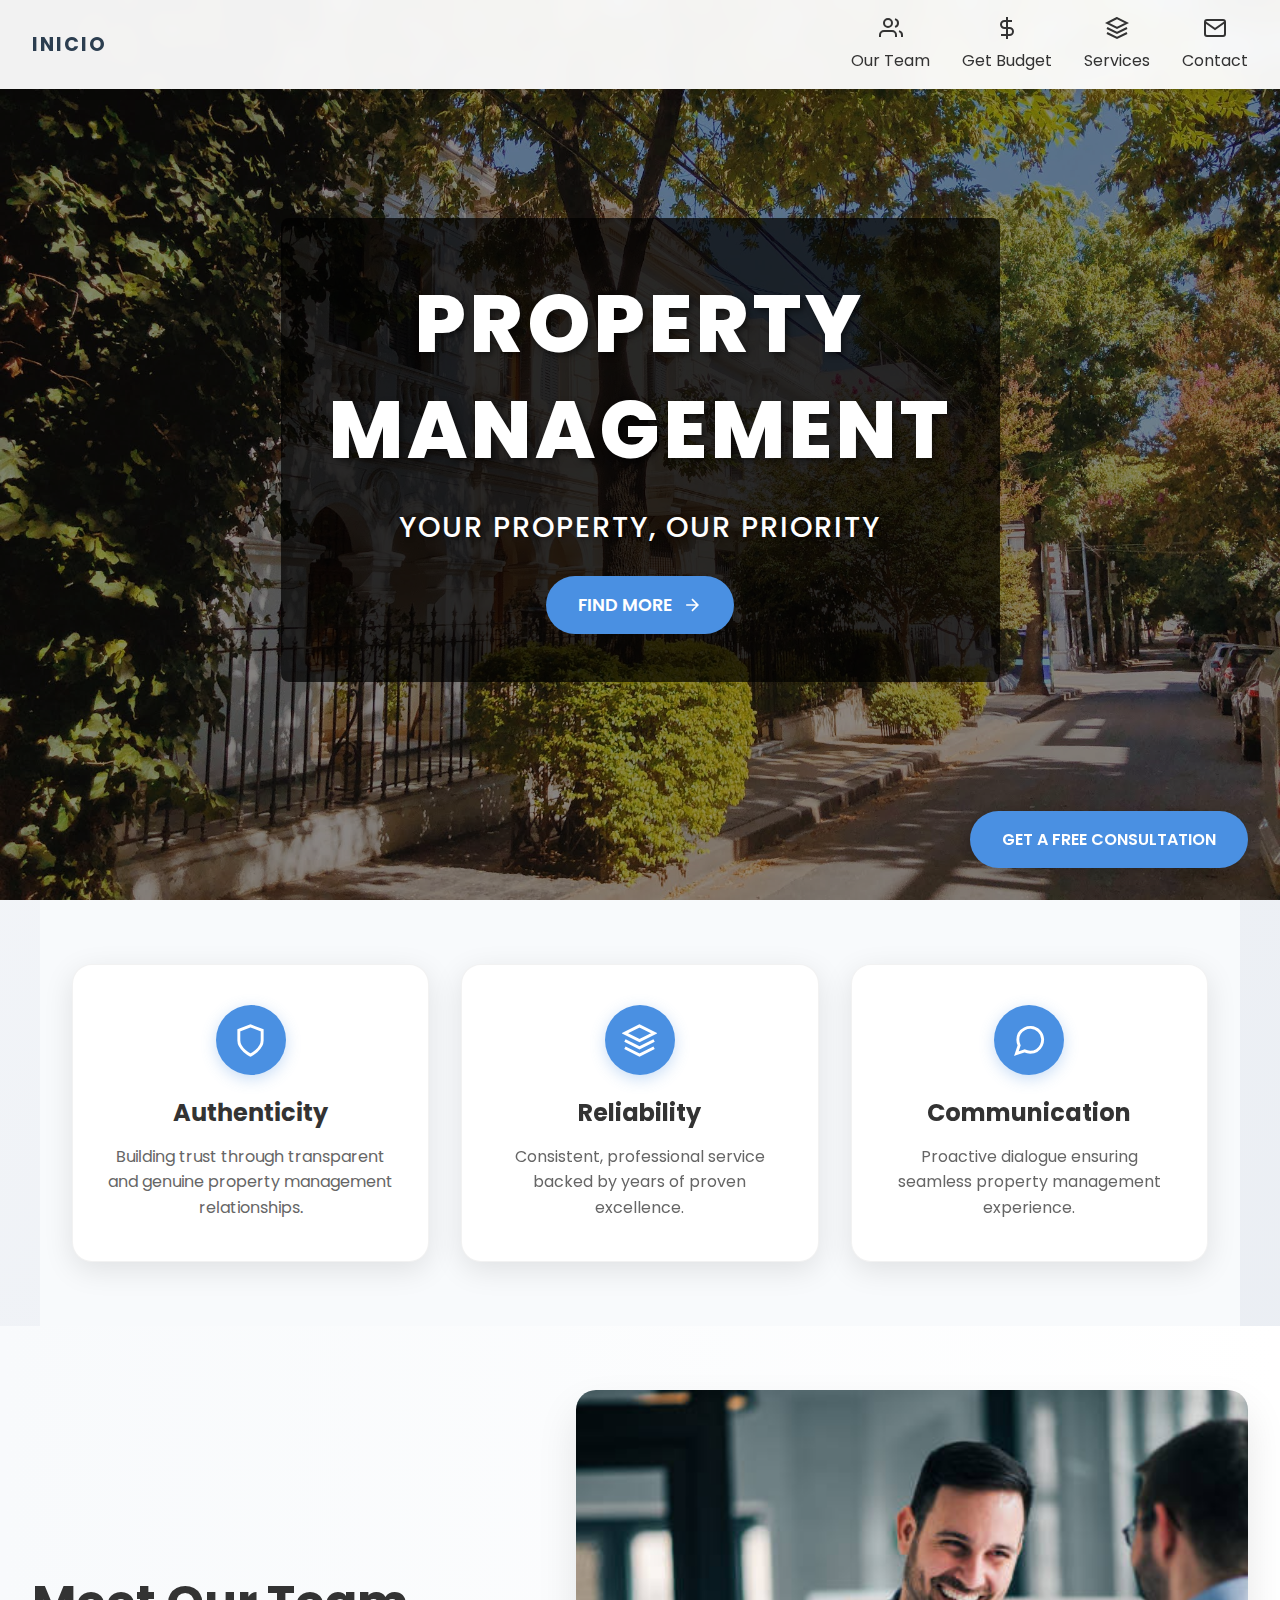
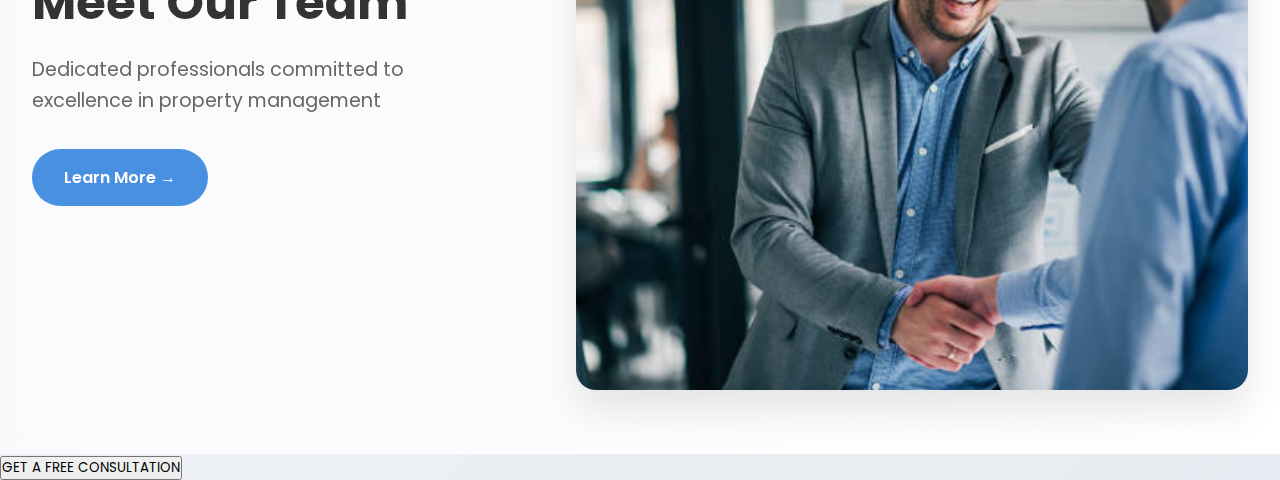
<file: index.html>
<!DOCTYPE html>
<html lang="en">
<head>
    <meta charset="UTF-8">
    <meta name="viewport" content="width=device-width, initial-scale=1.0">
    <title>Property Management Services</title>
    <link rel="stylesheet" href="styles.css">
    <link href="https://fonts.googleapis.com/css2?family=Poppins:wght@400;500;600;700&display=swap" rel="stylesheet">
</head>
<body>
    <!-- Navigation -->
    <nav class="top-nav">
        <a href="index.html" class="logo">INICIO</a>
        <div class="nav-items">
            <a href="team.html" class="nav-item">
                <div class="nav-icon">
                    <svg viewBox="0 0 24 24" class="nav-svg">
                        <path d="M17 21v-2a4 4 0 0 0-4-4H5a4 4 0 0 0-4 4v2"/>
                        <circle cx="9" cy="7" r="4"/>
                        <path d="M23 21v-2a4 4 0 0 0-3-3.87"/>
                        <path d="M16 3.13a4 4 0 0 1 0 7.75"/>
                    </svg>
                </div>
                <span>Our Team</span>
            </a>
            <a href="budget.html" class="nav-item">
                <div class="nav-icon">
                    <svg viewBox="0 0 24 24" class="nav-svg">
                        <path d="M12 1v22M17 5H9.5a3.5 3.5 0 0 0 0 7h5a3.5 3.5 0 0 1 0 7H6"/>
                    </svg>
                </div>
                <span>Get Budget</span>
            </a>
            <a href="services.html" class="nav-item">
                <div class="nav-icon">
                    <svg viewBox="0 0 24 24" class="nav-svg">
                        <path d="M12 2L2 7l10 5 10-5-10-5zM2 17l10 5 10-5M2 12l10 5 10-5"/>
                    </svg>
                </div>
                <span>Services</span>
            </a>
            <a href="contact.html" class="nav-item">
                <div class="nav-icon">
                    <svg viewBox="0 0 24 24" class="nav-svg">
                        <path d="M4 4h16c1.1 0 2 .9 2 2v12c0 1.1-.9 2-2 2H4c-1.1 0-2-.9-2-2V6c0-1.1.9-2 2-2z"/>
                        <polyline points="22,6 12,13 2,6"/>
                    </svg>
                </div>
                <span>Contact</span>
            </a>
        </div>
    </nav>

    <!-- Hero Section with background image -->
    <header class="hero" style="background-image: url('images/property-bg.jpg');">
        <div class="hero-overlay"></div>
        <div class="hero-content">
            <div class="title-container">
                <h1>
                    <span class="hero-text">PROPERTY</span>
                    <span class="hero-text">MANAGEMENT</span>
                </h1>
                <h2 class="hero-tagline">YOUR PROPERTY, OUR PRIORITY</h2>
                <a href="services.html" class="hero-button">
                    FIND MORE
                    <svg class="button-arrow" viewBox="0 0 24 24">
                        <path d="M5 12h14M12 5l7 7-7 7"/>
                    </svg>
                </a>
            </div>
        </div>
    </header>

    <!-- Values Section -->
    <section class="values-section">
        <div class="values-container">
            <div class="value-item">
                <div class="value-icon-wrapper">
                    <svg viewBox="0 0 24 24" fill="none" stroke="currentColor">
                        <path d="M12 22s8-4 8-10V5l-8-3-8 3v7c0 6 8 10 8 10z"/>
                    </svg>
                </div>
                <h3>Authenticity</h3>
                <p>Building trust through transparent and genuine property management relationships.</p>
            </div>
            
            <div class="value-item">
                <div class="value-icon-wrapper">
                    <svg viewBox="0 0 24 24" fill="none" stroke="currentColor">
                        <path d="M12 2L2 7l10 5 10-5-10-5zM2 17l10 5 10-5M2 12l10 5 10-5"/>
                    </svg>
                </div>
                <h3>Reliability</h3>
                <p>Consistent, professional service backed by years of proven excellence.</p>
            </div>
            
            <div class="value-item">
                <div class="value-icon-wrapper">
                    <svg viewBox="0 0 24 24" fill="none" stroke="currentColor">
                        <path d="M21 11.5a8.38 8.38 0 0 1-.9 3.8 8.5 8.5 0 0 1-7.6 4.7 8.38 8.38 0 0 1-3.8-.9L3 21l1.9-5.7a8.38 8.38 0 0 1-.9-3.8 8.5 8.5 0 0 1 4.7-7.6 8.38 8.38 0 0 1 3.8-.9h.5a8.48 8.48 0 0 1 8 8v.5z"/>
                    </svg>
                </div>
                <h3>Communication</h3>
                <p>Proactive dialogue ensuring seamless property management experience.</p>
            </div>
        </div>
    </section>

    <!-- Team Preview Section -->
    <section class="team-preview">
        <div class="team-content">
            <div class="team-text">
                <h2>Meet Our Team</h2>
                <p>Dedicated professionals committed to excellence in property management</p>
                <a href="team.html" class="team-link">Learn More →</a>
            </div>
            <div class="team-image">
                <img src="images/team-preview.jpg" alt="Property Management Team">
            </div>
        </div>
    </section>

    <!-- CTA Button -->
    <section class="cta">
        <button class="consultation-btn">GET A FREE CONSULTATION</button>
    </section>

    <!-- Floating Consultation Button -->
    <a href="budget.html" class="floating-cta">
        GET A FREE CONSULTATION
    </a>
</body>
</html>
</file>
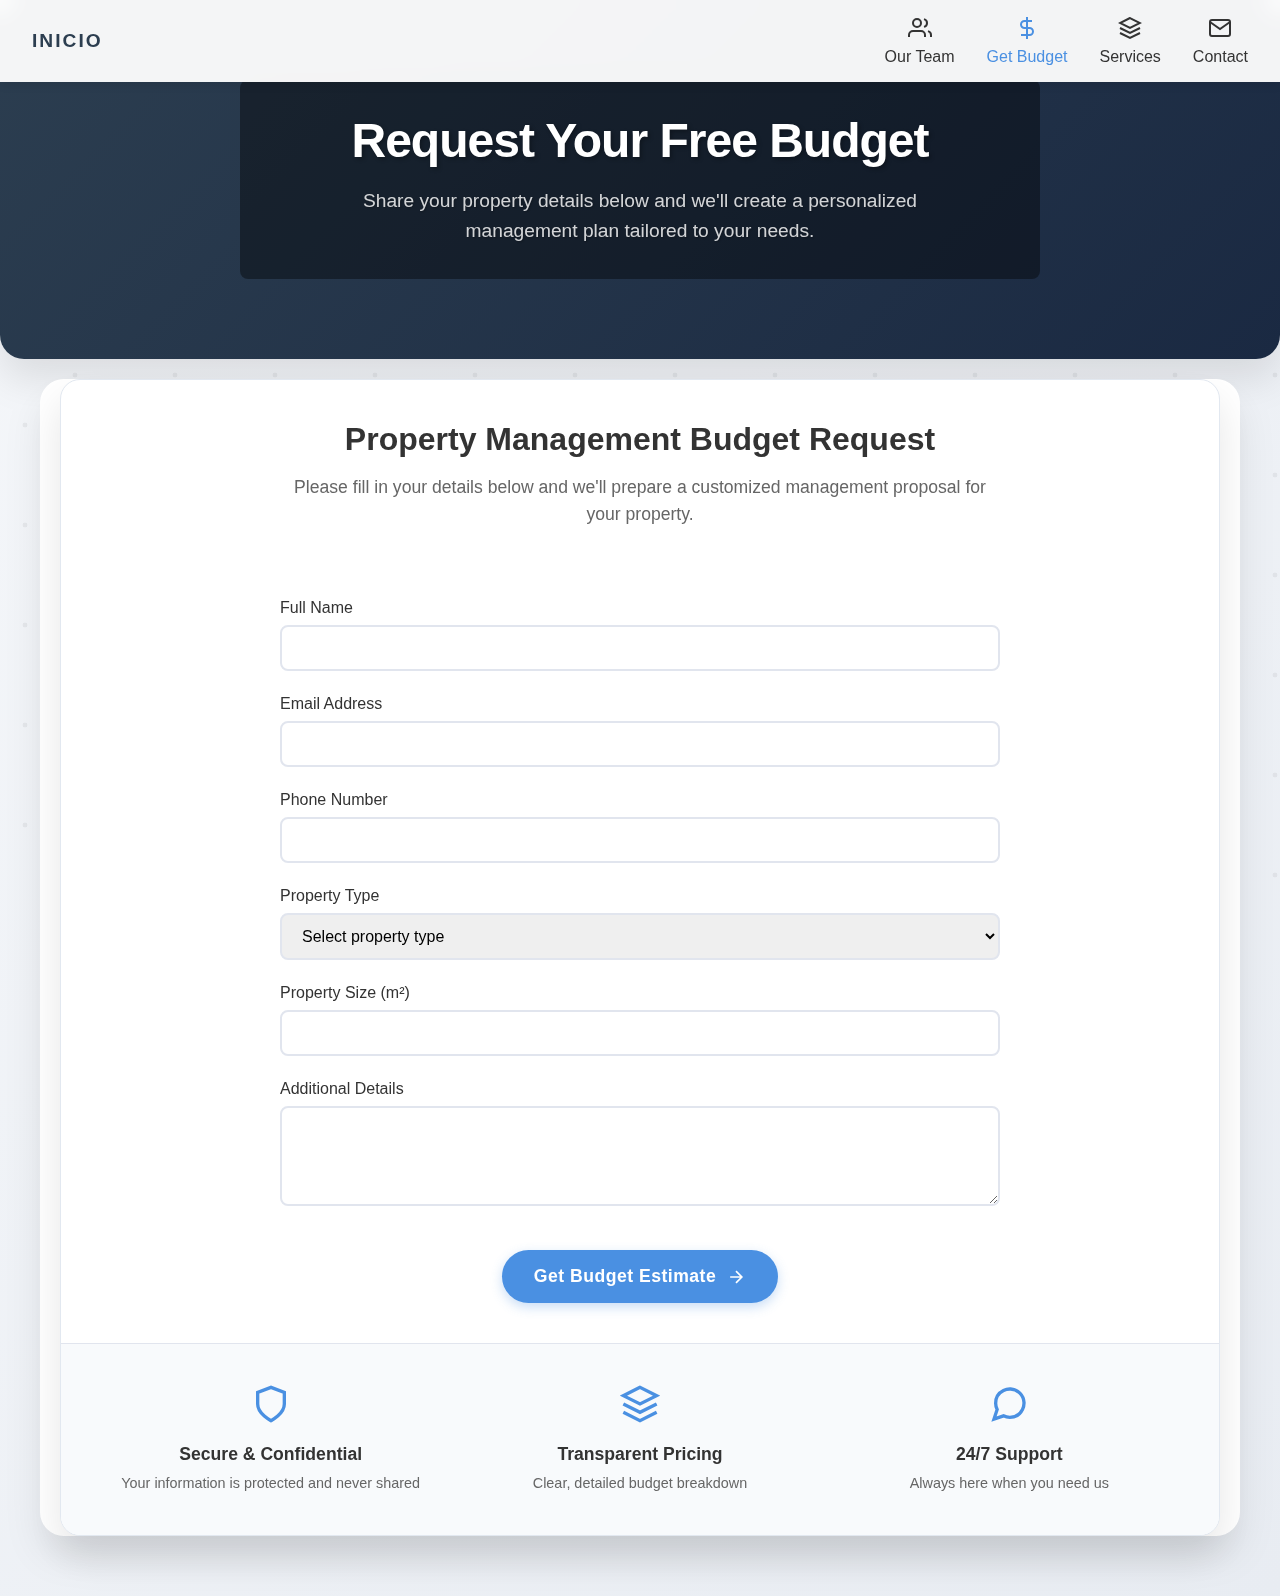
<file: budget.html>
<!DOCTYPE html>
<html lang="en">
<head>
    <meta charset="UTF-8">
    <meta name="viewport" content="width=device-width, initial-scale=1.0">
    <title>Get Your Property Management Budget</title>
    <link rel="stylesheet" href="styles.css">
</head>
<body>
    <!-- Navigation remains unchanged -->
    <nav class="top-nav">
        <a href="index.html" class="logo">INICIO</a>
        <div class="nav-items">
            <a href="team.html" class="nav-item">
                <div class="nav-icon">
                    <svg viewBox="0 0 24 24" class="nav-svg">
                        <path d="M17 21v-2a4 4 0 0 0-4-4H5a4 4 0 0 0-4 4v2"/>
                        <circle cx="9" cy="7" r="4"/>
                        <path d="M23 21v-2a4 4 0 0 0-3-3.87"/>
                        <path d="M16 3.13a4 4 0 0 1 0 7.75"/>
                    </svg>
                </div>
                <span>Our Team</span>
            </a>
            <a href="budget.html" class="nav-item active">
                <div class="nav-icon">
                    <svg viewBox="0 0 24 24" class="nav-svg">
                        <path d="M12 1v22M17 5H9.5a3.5 3.5 0 0 0 0 7h5a3.5 3.5 0 0 1 0 7H6"/>
                    </svg>
                </div>
                <span>Get Budget</span>
            </a>
            <a href="services.html" class="nav-item">
                <div class="nav-icon">
                    <svg viewBox="0 0 24 24" class="nav-svg">
                        <path d="M12 2L2 7l10 5 10-5-10-5zM2 17l10 5 10-5M2 12l10 5 10-5"/>
                    </svg>
                </div>
                <span>Services</span>
            </a>
            <a href="contact.html" class="nav-item">
                <div class="nav-icon">
                    <svg viewBox="0 0 24 24" class="nav-svg">
                        <path d="M4 4h16c1.1 0 2 .9 2 2v12c0 1.1-.9 2-2 2H4c-1.1 0-2-.9-2-2V6c0-1.1.9-2 2-2z"/>
                        <polyline points="22,6 12,13 2,6"/>
                    </svg>
                </div>
                <span>Contact</span>
            </a>
        </div>
    </nav>

    <!-- Contact Header -->
    <header class="contact-header">
        <div class="header-content">
            <h1>Request Your Free Budget</h1>
            <p>Share your property details below and we'll create a personalized management plan tailored to your needs.</p>
        </div>
    </header>

    <!-- Contact Form Section -->
    <div class="contact-container">
        <div class="contact-form-wrapper">
            <div class="form-header">
                <h2>Property Management Budget Request</h2>
                <p>Please fill in your details below and we'll prepare a customized management proposal for your property.</p>
            </div>
            
            <form class="contact-form" id="budgetForm">
                <div class="form-group">
                    <label for="name">Full Name</label>
                    <input type="text" id="name" name="name" required>
                </div>

                <div class="form-group">
                    <label for="email">Email Address</label>
                    <input type="email" id="email" name="email" required>
                </div>

                <div class="form-group">
                    <label for="phone">Phone Number</label>
                    <input type="tel" id="phone" name="phone" required>
                </div>

                <div class="form-group">
                    <label for="propertyType">Property Type</label>
                    <select id="propertyType" name="propertyType" required>
                        <option value="">Select property type</option>
                        <option value="residential">Residential</option>
                        <option value="commercial">Commercial</option>
                        <option value="mixed">Mixed Use</option>
                    </select>
                </div>

                <div class="form-group">
                    <label for="propertySize">Property Size (m²)</label>
                    <input type="number" id="propertySize" name="propertySize" required>
                </div>

                <div class="form-group">
                    <label for="message">Additional Details</label>
                    <textarea id="message" name="message" rows="4"></textarea>
                </div>

                <button type="submit" class="submit-btn">
                    Get Budget Estimate
                    <svg class="btn-icon" viewBox="0 0 24 24">
                        <path d="M5 12h14M12 5l7 7-7 7"/>
                    </svg>
                </button>
            </form>

            <!-- Trust Indicators -->
            <div class="trust-indicators">
                <div class="trust-item">
                    <svg class="trust-icon" viewBox="0 0 24 24">
                        <path d="M12 22s8-4 8-10V5l-8-3-8 3v7c0 6 8 10 8 10z"/>
                    </svg>
                    <h3>Secure & Confidential</h3>
                    <p>Your information is protected and never shared</p>
                </div>
                <div class="trust-item">
                    <svg class="trust-icon" viewBox="0 0 24 24">
                        <path d="M12 2L2 7l10 5 10-5-10-5zM2 17l10 5 10-5M2 12l10 5 10-5"/>
                    </svg>
                    <h3>Transparent Pricing</h3>
                    <p>Clear, detailed budget breakdown</p>
                </div>
                <div class="trust-item">
                    <svg class="trust-icon" viewBox="0 0 24 24">
                        <path d="M21 11.5a8.38 8.38 0 0 1-.9 3.8 8.5 8.5 0 0 1-7.6 4.7 8.38 8.38 0 0 1-3.8-.9L3 21l1.9-5.7a8.38 8.38 0 0 1-.9-3.8 8.5 8.5 0 0 1 4.7-7.6 8.38 8.38 0 0 1 3.8-.9h.5a8.48 8.48 0 0 1 8 8v.5z"/>
                    </svg>
                    <h3>24/7 Support</h3>
                    <p>Always here when you need us</p>
                </div>
            </div>
        </div>
    </div>
</body>
</html>
</file>
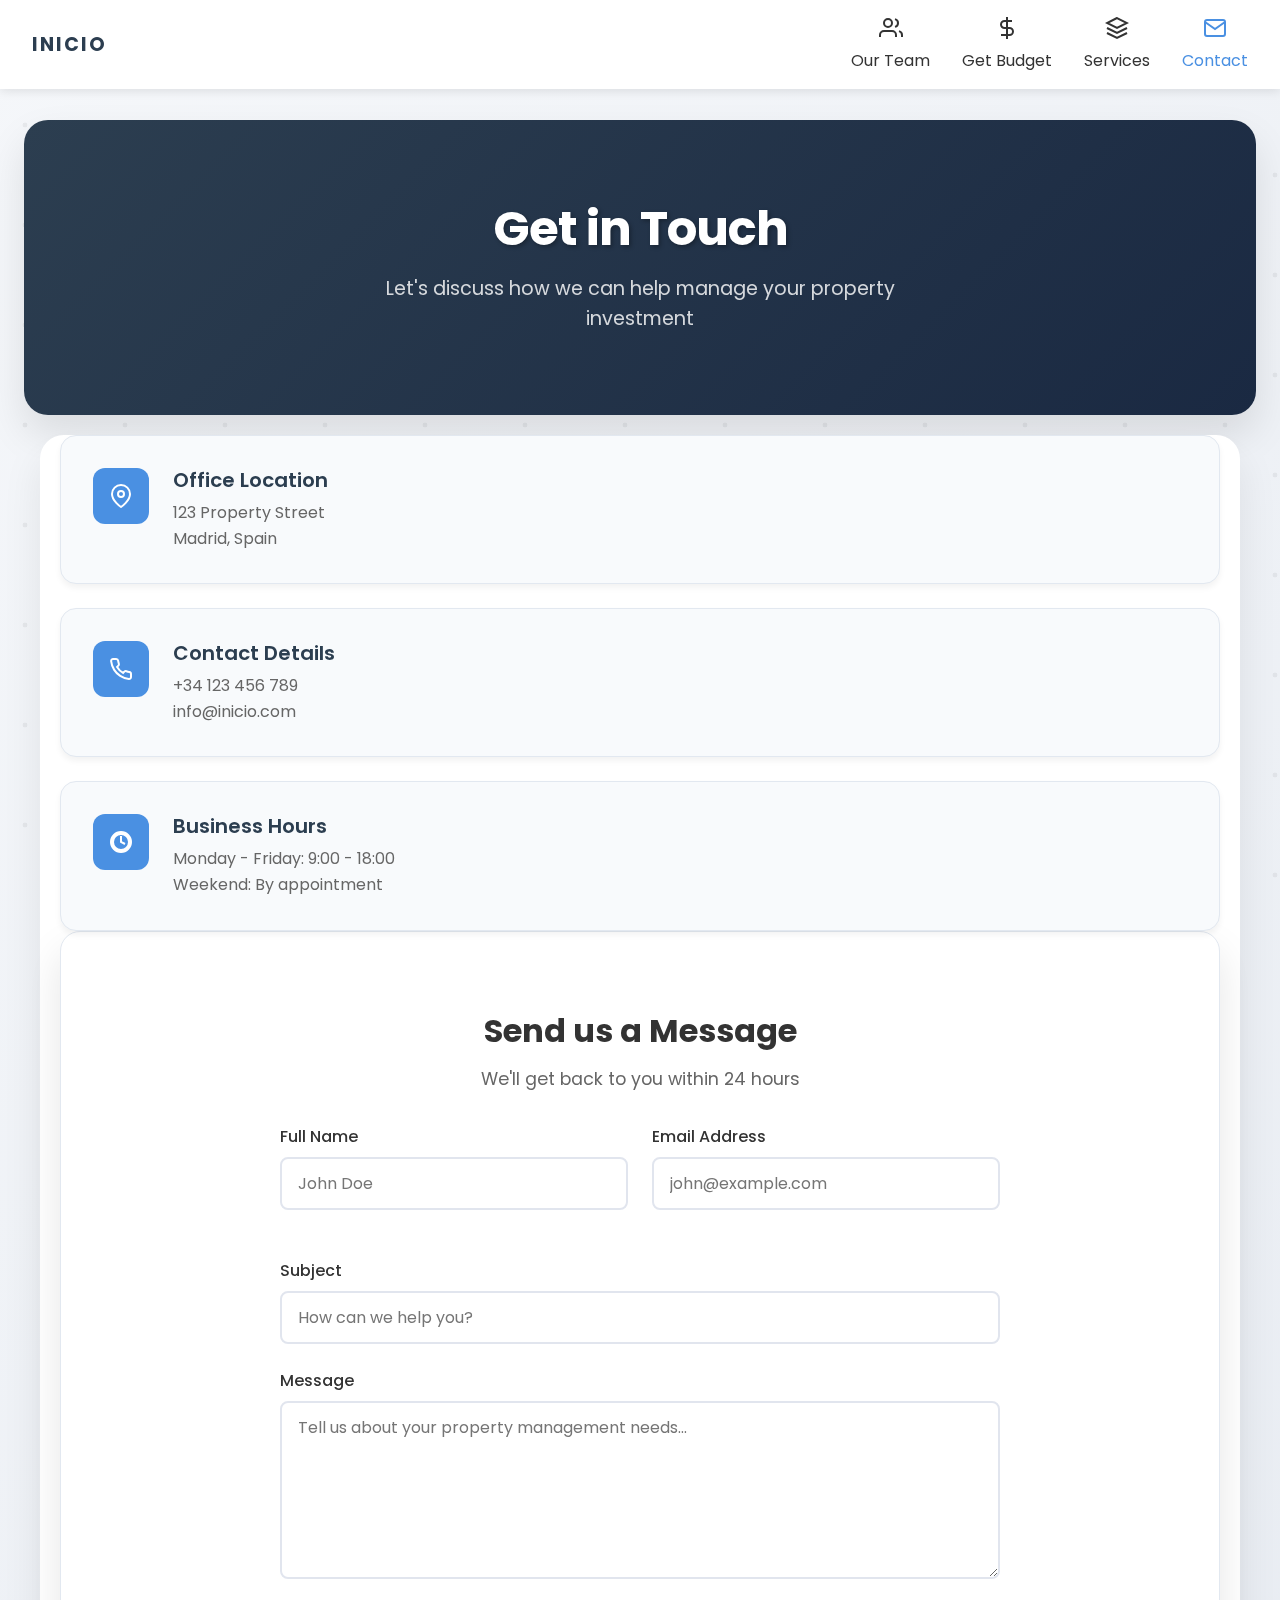
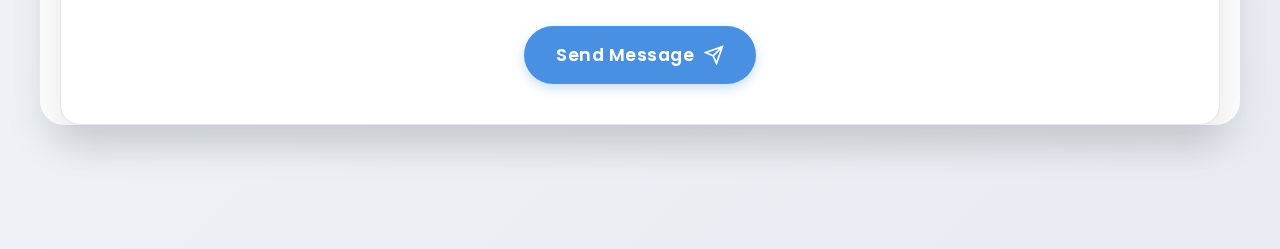
<file: contact.html>
<!DOCTYPE html>
<html lang="en">
<head>
    <meta charset="UTF-8">
    <meta name="viewport" content="width=device-width, initial-scale=1.0">
    <title>Contact Us - Property Management Services</title>
    <link rel="stylesheet" href="styles.css">
    <link href="https://fonts.googleapis.com/css2?family=Poppins:wght@400;500;600;700&display=swap" rel="stylesheet">
</head>
<body>
    <!-- Navigation -->
    <nav class="top-nav">
        <a href="index.html" class="logo">INICIO</a>
        <div class="nav-items">
            <a href="team.html" class="nav-item">
                <div class="nav-icon">
                    <svg viewBox="0 0 24 24" class="nav-svg">
                        <path d="M17 21v-2a4 4 0 0 0-4-4H5a4 4 0 0 0-4 4v2"/>
                        <circle cx="9" cy="7" r="4"/>
                        <path d="M23 21v-2a4 4 0 0 0-3-3.87"/>
                        <path d="M16 3.13a4 4 0 0 1 0 7.75"/>
                    </svg>
                </div>
                <span>Our Team</span>
            </a>
            <a href="budget.html" class="nav-item">
                <div class="nav-icon">
                    <svg viewBox="0 0 24 24" class="nav-svg">
                        <path d="M12 1v22M17 5H9.5a3.5 3.5 0 0 0 0 7h5a3.5 3.5 0 0 1 0 7H6"/>
                    </svg>
                </div>
                <span>Get Budget</span>
            </a>
            <a href="services.html" class="nav-item">
                <div class="nav-icon">
                    <svg viewBox="0 0 24 24" class="nav-svg">
                        <path d="M12 2L2 7l10 5 10-5-10-5zM2 17l10 5 10-5M2 12l10 5 10-5"/>
                    </svg>
                </div>
                <span>Services</span>
            </a>
            <a href="contact.html" class="nav-item active">
                <div class="nav-icon">
                    <svg viewBox="0 0 24 24" class="nav-svg">
                        <path d="M4 4h16c1.1 0 2 .9 2 2v12c0 1.1-.9 2-2 2H4c-1.1 0-2-.9-2-2V6c0-1.1.9-2 2-2z"/>
                        <polyline points="22,6 12,13 2,6"/>
                    </svg>
                </div>
                <span>Contact</span>
            </a>
        </div>
    </nav>

    <main class="contact-page">
        <div class="contact-header">
            <h1>Get in Touch</h1>
            <p>Let's discuss how we can help manage your property investment</p>
        </div>

        <div class="contact-container">
            <div class="contact-info">
                <div class="info-card">
                    <div class="info-icon">
                        <svg viewBox="0 0 24 24">
                            <path d="M21 10c0 7-9 13-9 13s-9-6-9-13a9 9 0 0 1 18 0z"/>
                            <circle cx="12" cy="10" r="3"/>
                        </svg>
                    </div>
                    <div class="info-content">
                        <h3>Office Location</h3>
                        <p>123 Property Street</p>
                        <p>Madrid, Spain</p>
                    </div>
                </div>

                <div class="info-card">
                    <div class="info-icon">
                        <svg viewBox="0 0 24 24">
                            <path d="M22 16.92v3a2 2 0 0 1-2.18 2 19.79 19.79 0 0 1-8.63-3.07 19.5 19.5 0 0 1-6-6 19.79 19.79 0 0 1-3.07-8.67A2 2 0 0 1 4.11 2h3a2 2 0 0 1 2 1.72 12.84 12.84 0 0 0 .7 2.81 2 2 0 0 1-.45 2.11L8.09 9.91a16 16 0 0 0 6 6l1.27-1.27a2 2 0 0 1 2.11-.45 12.84 12.84 0 0 0 2.81.7A2 2 0 0 1 22 16.92z"/>
                        </svg>
                    </div>
                    <div class="info-content">
                        <h3>Contact Details</h3>
                        <p>+34 123 456 789</p>
                        <p>info@inicio.com</p>
                    </div>
                </div>

                <div class="info-card">
                    <div class="info-icon">
                        <svg viewBox="0 0 24 24">
                            <path d="M12 22C6.477 22 2 17.523 2 12S6.477 2 12 2s10 4.477 10 10-4.477 10-10 10zm0-2a8 8 0 1 0 0-16 8 8 0 0 0 0 16z"/>
                            <path d="M12 6v6l4 2"/>
                        </svg>
                    </div>
                    <div class="info-content">
                        <h3>Business Hours</h3>
                        <p>Monday - Friday: 9:00 - 18:00</p>
                        <p>Weekend: By appointment</p>
                    </div>
                </div>
            </div>

            <div class="contact-form-wrapper">
                <form class="contact-form">
                    <div class="form-header">
                        <h2>Send us a Message</h2>
                        <p>We'll get back to you within 24 hours</p>
                    </div>
                    
                    <div class="form-row">
                        <div class="form-group">
                            <label for="name">Full Name</label>
                            <input type="text" id="name" name="name" placeholder="John Doe" required>
                        </div>
                        <div class="form-group">
                            <label for="email">Email Address</label>
                            <input type="email" id="email" name="email" placeholder="john@example.com" required>
                        </div>
                    </div>

                    <div class="form-group">
                        <label for="subject">Subject</label>
                        <input type="text" id="subject" name="subject" placeholder="How can we help you?" required>
                    </div>

                    <div class="form-group">
                        <label for="message">Message</label>
                        <textarea id="message" name="message" rows="6" placeholder="Tell us about your property management needs..." required></textarea>
                    </div>

                    <button type="submit" class="submit-btn">
                        Send Message
                        <svg viewBox="0 0 24 24" class="btn-icon">
                            <path d="M22 2L11 13M22 2l-7 20-4-9-9-4 20-7z"/>
                        </svg>
                    </button>
                </form>
            </div>
        </div>
    </main>
</body>
</html>
</file>
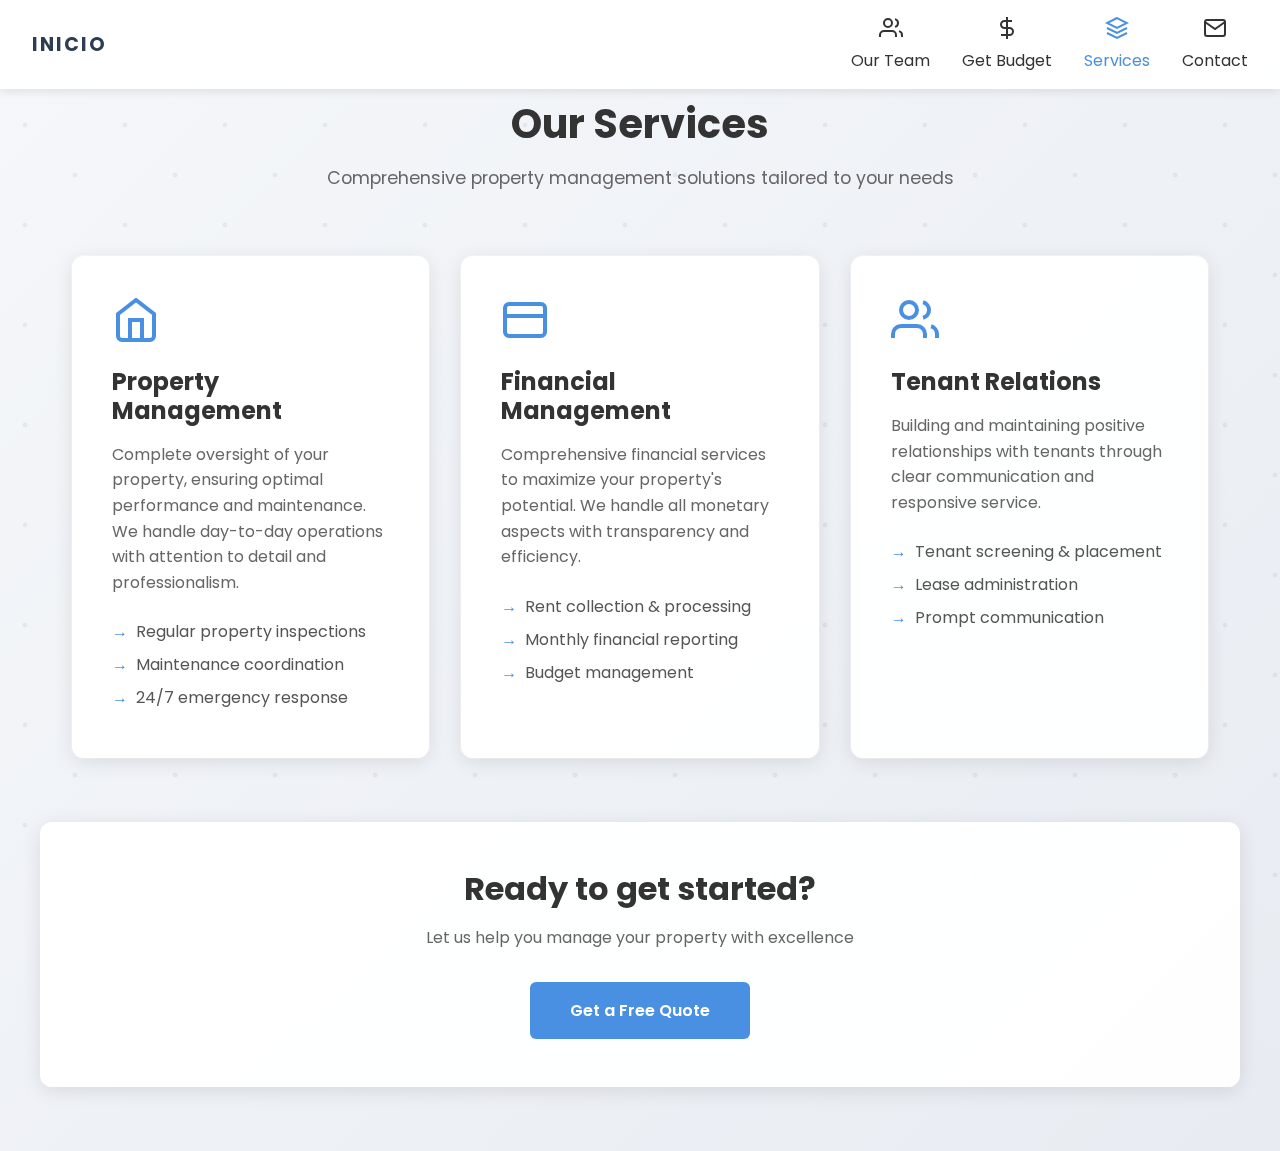
<file: services.html>
<!DOCTYPE html>
<html lang="en">
<head>
    <meta charset="UTF-8">
    <meta name="viewport" content="width=device-width, initial-scale=1.0">
    <title>Services - Property Management Services</title>
    <link rel="stylesheet" href="styles.css">
    <link href="https://fonts.googleapis.com/css2?family=Poppins:wght@400;500;600;700&display=swap" rel="stylesheet">
</head>
<body>
    <!-- Consistent Navigation -->
    <nav class="top-nav">
        <a href="index.html" class="logo">INICIO</a>
        <div class="nav-items">
            <a href="team.html" class="nav-item">
                <div class="nav-icon">
                    <svg viewBox="0 0 24 24" class="nav-svg">
                        <path d="M17 21v-2a4 4 0 0 0-4-4H5a4 4 0 0 0-4 4v2"/>
                        <circle cx="9" cy="7" r="4"/>
                        <path d="M23 21v-2a4 4 0 0 0-3-3.87"/>
                        <path d="M16 3.13a4 4 0 0 1 0 7.75"/>
                    </svg>
                </div>
                <span>Our Team</span>
            </a>
            <a href="budget.html" class="nav-item">
                <div class="nav-icon">
                    <svg viewBox="0 0 24 24" class="nav-svg">
                        <path d="M12 1v22M17 5H9.5a3.5 3.5 0 0 0 0 7h5a3.5 3.5 0 0 1 0 7H6"/>
                    </svg>
                </div>
                <span>Get Budget</span>
            </a>
            <a href="services.html" class="nav-item active">
                <div class="nav-icon">
                    <svg viewBox="0 0 24 24" class="nav-svg">
                        <path d="M12 2L2 7l10 5 10-5-10-5zM2 17l10 5 10-5M2 12l10 5 10-5"/>
                    </svg>
                </div>
                <span>Services</span>
            </a>
            <a href="contact.html" class="nav-item">
                <div class="nav-icon">
                    <svg viewBox="0 0 24 24" class="nav-svg">
                        <path d="M4 4h16c1.1 0 2 .9 2 2v12c0 1.1-.9 2-2 2H4c-1.1 0-2-.9-2-2V6c0-1.1.9-2 2-2z"/>
                        <polyline points="22,6 12,13 2,6"/>
                    </svg>
                </div>
                <span>Contact</span>
            </a>
        </div>
    </nav>

    <main class="services-page">
        <div class="services-header">
            <h1>Our Services</h1>
            <p>Comprehensive property management solutions tailored to your needs</p>
        </div>

        <div class="services-grid">
            <div class="service-card">
                <div class="service-icon">
                    <svg viewBox="0 0 24 24">
                        <path d="M3 9l9-7 9 7v11a2 2 0 0 1-2 2H5a2 2 0 0 1-2-2z"/>
                        <polyline points="9 22 9 12 15 12 15 22"/>
                    </svg>
                </div>
                <h3>Property Management</h3>
                <p>Complete oversight of your property, ensuring optimal performance and maintenance. We handle day-to-day operations with attention to detail and professionalism.</p>
                <ul class="service-features">
                    <li>Regular property inspections</li>
                    <li>Maintenance coordination</li>
                    <li>24/7 emergency response</li>
                </ul>
            </div>

            <div class="service-card">
                <div class="service-icon">
                    <svg viewBox="0 0 24 24">
                        <path d="M4 4h16c1.1 0 2 .9 2 2v12c0 1.1-.9 2-2 2H4c-1.1 0-2-.9-2-2V6c0-1.1.9-2 2-2z"/>
                        <line x1="2" y1="10" x2="22" y2="10"/>
                    </svg>
                </div>
                <h3>Financial Management</h3>
                <p>Comprehensive financial services to maximize your property's potential. We handle all monetary aspects with transparency and efficiency.</p>
                <ul class="service-features">
                    <li>Rent collection & processing</li>
                    <li>Monthly financial reporting</li>
                    <li>Budget management</li>
                </ul>
            </div>

            <div class="service-card">
                <div class="service-icon">
                    <svg viewBox="0 0 24 24">
                        <path d="M17 21v-2a4 4 0 0 0-4-4H5a4 4 0 0 0-4 4v2"/>
                        <circle cx="9" cy="7" r="4"/>
                        <path d="M23 21v-2a4 4 0 0 0-3-3.87"/>
                        <path d="M16 3.13a4 4 0 0 1 0 7.75"/>
                    </svg>
                </div>
                <h3>Tenant Relations</h3>
                <p>Building and maintaining positive relationships with tenants through clear communication and responsive service.</p>
                <ul class="service-features">
                    <li>Tenant screening & placement</li>
                    <li>Lease administration</li>
                    <li>Prompt communication</li>
                </ul>
            </div>
        </div>

        <div class="services-cta">
            <h2>Ready to get started?</h2>
            <p>Let us help you manage your property with excellence</p>
            <a href="budget.html" class="cta-button">Get a Free Quote</a>
        </div>
    </main>
</body>
</html>
</file>
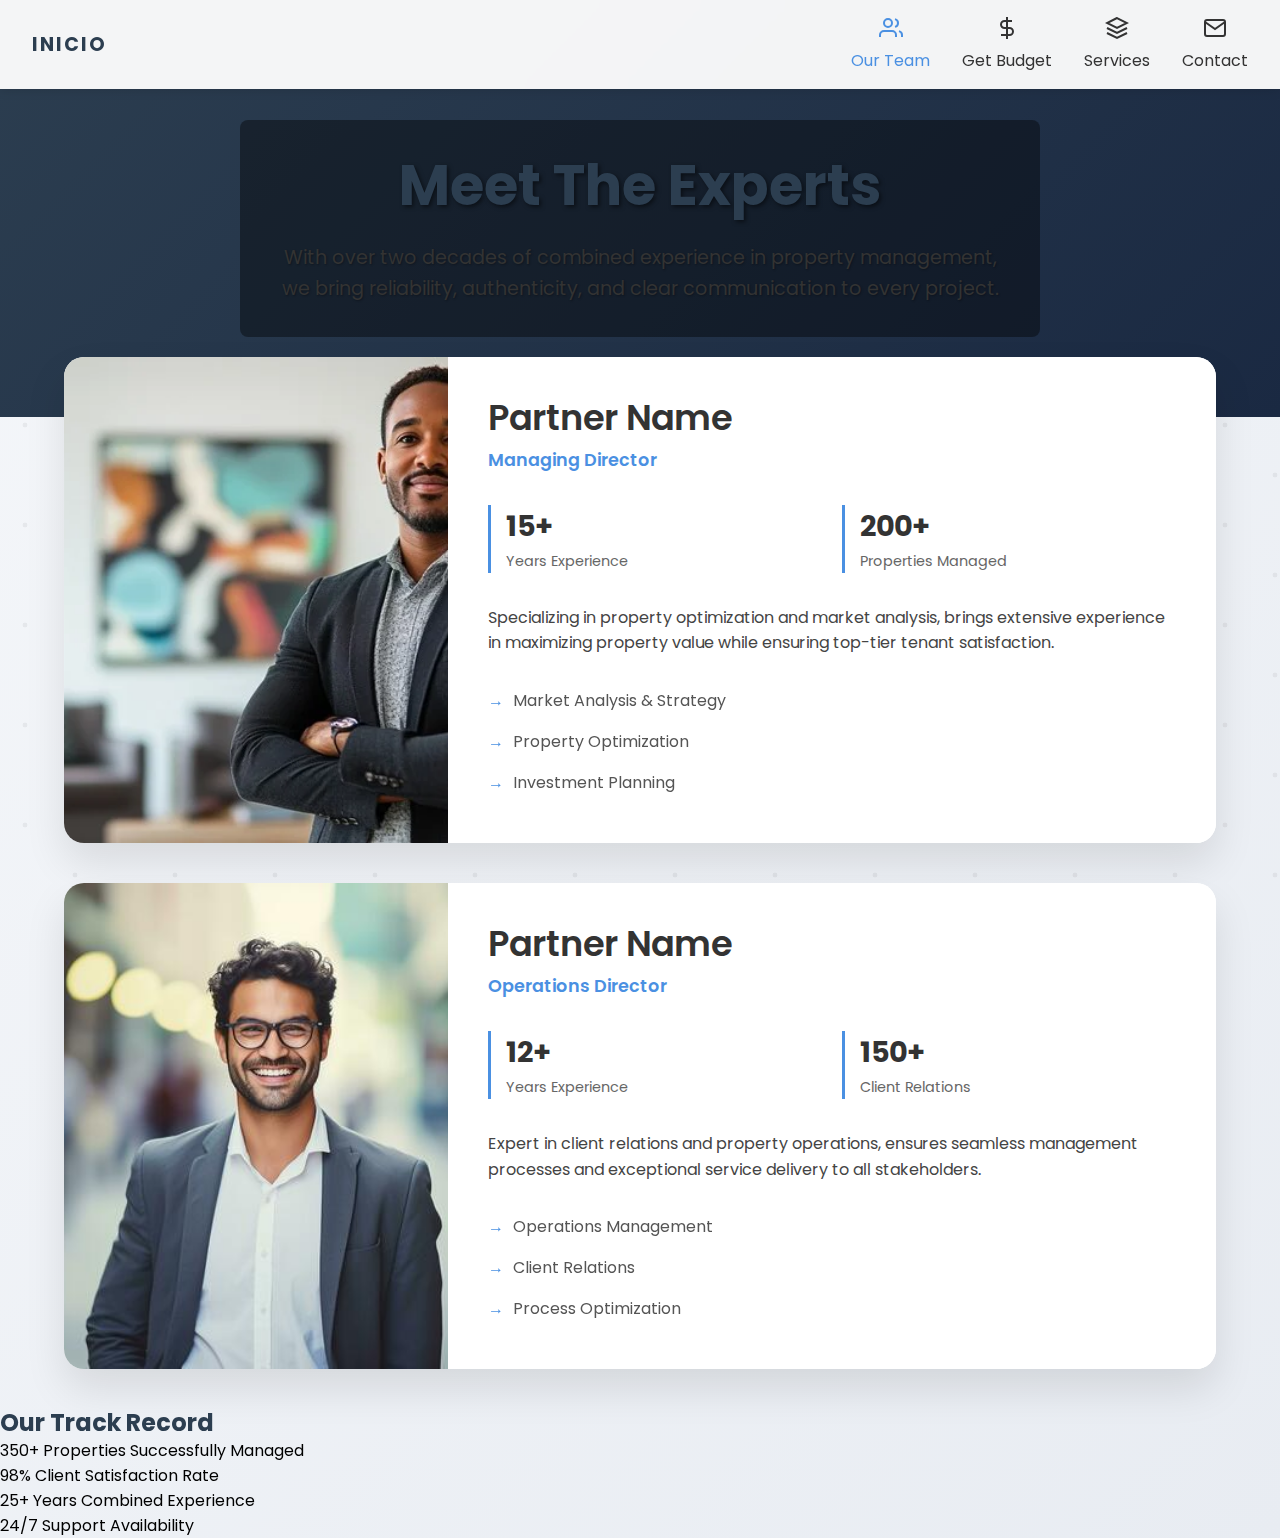
<file: team.html>
<!DOCTYPE html>
<html lang="en">
<head>
    <meta charset="UTF-8">
    <meta name="viewport" content="width=device-width, initial-scale=1.0">
    <title>Our Team - Property Management Experts</title>
    <link rel="stylesheet" href="styles.css">
    <link href="https://fonts.googleapis.com/css2?family=Poppins:wght@400;500;600;700&display=swap" rel="stylesheet">
</head>
<body>
    <!-- Navigation -->
    <nav class="top-nav">
        <a href="index.html" class="logo">INICIO</a>
        <div class="nav-items">
            <a href="team.html" class="nav-item active">
                <div class="nav-icon">
                    <svg viewBox="0 0 24 24" class="nav-svg">
                        <path d="M17 21v-2a4 4 0 0 0-4-4H5a4 4 0 0 0-4 4v2"/>
                        <circle cx="9" cy="7" r="4"/>
                        <path d="M23 21v-2a4 4 0 0 0-3-3.87"/>
                        <path d="M16 3.13a4 4 0 0 1 0 7.75"/>
                    </svg>
                </div>
                <span>Our Team</span>
            </a>
            <a href="budget.html" class="nav-item">
                <div class="nav-icon">
                    <svg viewBox="0 0 24 24" class="nav-svg">
                        <path d="M12 1v22M17 5H9.5a3.5 3.5 0 0 0 0 7h5a3.5 3.5 0 0 1 0 7H6"/>
                    </svg>
                </div>
                <span>Get Budget</span>
            </a>
            <a href="services.html" class="nav-item">
                <div class="nav-icon">
                    <svg viewBox="0 0 24 24" class="nav-svg">
                        <path d="M12 2L2 7l10 5 10-5-10-5zM2 17l10 5 10-5M2 12l10 5 10-5"/>
                    </svg>
                </div>
                <span>Services</span>
            </a>
            <a href="contact.html" class="nav-item">
                <div class="nav-icon">
                    <svg viewBox="0 0 24 24" class="nav-svg">
                        <path d="M4 4h16c1.1 0 2 .9 2 2v12c0 1.1-.9 2-2 2H4c-1.1 0-2-.9-2-2V6c0-1.1.9-2 2-2z"/>
                        <polyline points="22,6 12,13 2,6"/>
                    </svg>
                </div>
                <span>Contact</span>
            </a>
        </div>
    </nav>

    <!-- Team Header -->
    <header class="team-header">
        <div class="header-content">
            <h1>Meet The Experts</h1>
            <p>With over two decades of combined experience in property management, we bring reliability, authenticity, and clear communication to every project.</p>
        </div>
    </header>

    <!-- Team Members -->
    <section class="team-members">
        <div class="member-card">
            <div class="member-image">
                <img src="images/partner 1.webp" alt="Partner 1">
            </div>
            <div class="member-info">
                <h2>Partner Name</h2>
                <span class="member-role">Managing Director</span>
                <div class="member-stats">
                    <div class="stat">
                        <span class="stat-number">15+</span>
                        <span class="stat-label">Years Experience</span>
                    </div>
                    <div class="stat">
                        <span class="stat-number">200+</span>
                        <span class="stat-label">Properties Managed</span>
                    </div>
                </div>
                <p class="member-bio">Specializing in property optimization and market analysis, brings extensive experience in maximizing property value while ensuring top-tier tenant satisfaction.</p>
                <ul class="expertise-list">
                    <li>Market Analysis & Strategy</li>
                    <li>Property Optimization</li>
                    <li>Investment Planning</li>
                </ul>
            </div>
        </div>

        <div class="member-card">
            <div class="member-image">
                <img src="images/partner 2.jpg" alt="Partner 2">
            </div>
            <div class="member-info">
                <h2>Partner Name</h2>
                <span class="member-role">Operations Director</span>
                <div class="member-stats">
                    <div class="stat">
                        <span class="stat-number">12+</span>
                        <span class="stat-label">Years Experience</span>
                    </div>
                    <div class="stat">
                        <span class="stat-number">150+</span>
                        <span class="stat-label">Client Relations</span>
                    </div>
                </div>
                <p class="member-bio">Expert in client relations and property operations, ensures seamless management processes and exceptional service delivery to all stakeholders.</p>
                <ul class="expertise-list">
                    <li>Operations Management</li>
                    <li>Client Relations</li>
                    <li>Process Optimization</li>
                </ul>
            </div>
        </div>
    </section>

    <!-- Track Record -->
    <section class="track-record">
        <div class="record-content">
            <h2>Our Track Record</h2>
            <div class="record-grid">
                <div class="record-item">
                    <span class="record-number">350+</span>
                    <span class="record-label">Properties Successfully Managed</span>
                </div>
                <div class="record-item">
                    <span class="record-number">98%</span>
                    <span class="record-label">Client Satisfaction Rate</span>
                </div>
                <div class="record-item">
                    <span class="record-number">25+</span>
                    <span class="record-label">Years Combined Experience</span>
                </div>
                <div class="record-item">
                    <span class="record-number">24/7</span>
                    <span class="record-label">Support Availability</span>
                </div>
            </div>
        </div>
    </section>
</body>
</html>
</file>
<file: styles.css>
:root {
    --primary-color: #4A90E2;    /* Trust & Reliability */
    --secondary-color: #2C3E50;  /* Professionalism */
    --accent-color: #27AE60;     /* Growth & Success */
    --text-color: #333333;
    --light-gray: #F5F7FA;
    --border-radius: 12px;
    --transition: all 0.3s ease;
}

* {
    margin: 0;
    padding: 0;
    box-sizing: border-box;
    font-family: 'Poppins', sans-serif;
}

body {
    background: linear-gradient(135deg, var(--light-gray) 0%, #E8ECF2 100%);
    position: relative;
    min-height: 100vh;
}

body::before {
    content: '';
    position: fixed;
    top: 0;
    left: 0;
    width: 100%;
    height: 100%;
    background-image: 
        radial-gradient(circle at 25px 25px, rgba(0,0,0,0.05) 2%, transparent 2.5%),
        radial-gradient(circle at 75px 75px, rgba(0,0,0,0.05) 2%, transparent 2.5%);
    background-size: 100px 100px;
    pointer-events: none;
    z-index: -1;
    animation: patternMove 60s linear infinite;
}

/* Navigation styling reflecting professionalism */
.top-nav {
    position: fixed;
    top: 0;
    left: 0;
    right: 0;
    display: flex;
    justify-content: space-between;
    align-items: center;
    padding: 1rem 3rem;
    background: rgba(255, 255, 255, 0.95);
    backdrop-filter: blur(10px);
    box-shadow: 0 2px 20px rgba(0,0,0,0.1);
    z-index: 1000;
    transition: var(--transition);
}

.logo {
    color: var(--secondary-color);
    font-weight: 700;
    font-size: 1.2rem;
    text-decoration: none;
    letter-spacing: 2px;
}

.nav-items {
    display: flex;
    gap: 3rem;
    align-items: center;
}

.nav-item {
    display: flex;
    flex-direction: column;
    align-items: center;
    text-decoration: none;
    color: var(--text-color);
    gap: 0.5rem;
    transition: var(--transition);
}

.nav-icon {
    width: 24px;
    height: 24px;
}

.nav-svg {
    width: 100%;
    height: 100%;
    stroke: currentColor;
    stroke-width: 2;
    fill: none;
}

/* Active and hover states */
.nav-item:hover,
.nav-item.active {
    color: var(--primary-color);
}

.nav-item:hover .nav-svg {
    transform: translateY(-2px);
}

/* Common components styling */
.card {
    background: rgba(255, 255, 255, 0.95);
    border-radius: var(--border-radius);
    box-shadow: 
        0 4px 20px rgba(0,0,0,0.1),
        0 0 0 1px rgba(255,255,255,0.5);
    backdrop-filter: blur(10px);
    transition: var(--transition);
}

.card:hover {
    transform: translateY(-5px);
    box-shadow: 
        0 8px 30px rgba(0,0,0,0.15),
        0 0 0 1px rgba(255,255,255,0.7);
}

/* Button styling */
.button {
    padding: 0.8rem 1.5rem;
    border-radius: 6px;
    font-weight: 600;
    cursor: pointer;
    transition: var(--transition);
}

.primary-button {
    background-color: var(--primary-color);
    color: white;
    border: none;
}

.primary-button:hover {
    transform: translateY(-2px);
    box-shadow: 0 4px 15px rgba(74, 144, 226, 0.3);
}

/* Typography */
h1, h2, h3, h4, h5, h6 {
    color: var(--secondary-color);
    line-height: 1.2;
}

p {
    line-height: 1.6;
    color: var(--text-color);
}

/* Animations */
@keyframes patternMove {
    0% { background-position: 0 0; }
    100% { background-position: 100px 100px; }
}

/* Responsive Design */
@media (max-width: 768px) {
    .top-nav {
        padding: 1rem;
    }
    
    .nav-items {
        gap: 1.5rem;
    }
    
    .nav-item span {
        font-size: 0.75rem;
    }
    
    .logo {
        font-size: 1rem;
    }
} 

/* Add these services page styles */
.services-page {
    padding-top: 100px;
    min-height: 100vh;
    max-width: 1200px;
    margin: 0 auto;
    padding-bottom: 4rem;
}

.services-header {
    text-align: center;
    margin-bottom: 4rem;
    padding: 0 2rem;
}

.services-header h1 {
    font-size: 2.5rem;
    color: var(--text-color);
    margin-bottom: 1rem;
}

.services-header p {
    color: #666;
    font-size: 1.1rem;
}

.services-grid {
    display: grid;
    grid-template-columns: repeat(auto-fit, minmax(300px, 1fr));
    gap: 2rem;
    padding: 0 2rem;
}

.service-card {
    background: rgba(255, 255, 255, 0.95);
    padding: 2.5rem;
    border-radius: 12px;
    box-shadow: 
        0 4px 20px rgba(0,0,0,0.1),
        0 0 0 1px rgba(255,255,255,0.5);
    backdrop-filter: blur(10px);
    transition: transform 0.3s ease;
}

.service-card:hover {
    transform: translateY(-10px);
}

.service-icon {
    width: 48px;
    height: 48px;
    margin-bottom: 1.5rem;
}

.service-icon svg {
    width: 100%;
    height: 100%;
    stroke: var(--primary-color);
    stroke-width: 2;
    fill: none;
}

.service-card h3 {
    font-size: 1.5rem;
    color: var(--text-color);
    margin-bottom: 1rem;
}

.service-card p {
    color: #666;
    line-height: 1.6;
    margin-bottom: 1.5rem;
}

.service-features {
    list-style: none;
    padding: 0;
}

.service-features li {
    padding-left: 1.5rem;
    position: relative;
    margin-bottom: 0.5rem;
    color: #555;
}

.service-features li::before {
    content: '→';
    position: absolute;
    left: 0;
    color: var(--primary-color);
}

.services-cta {
    text-align: center;
    margin-top: 4rem;
    padding: 3rem 2rem;
    background: rgba(255, 255, 255, 0.95);
    border-radius: 12px;
    box-shadow: 0 4px 20px rgba(0,0,0,0.1);
}

.services-cta h2 {
    font-size: 2rem;
    color: var(--text-color);
    margin-bottom: 1rem;
}

.services-cta p {
    color: #666;
    margin-bottom: 2rem;
}

.cta-button {
    display: inline-block;
    padding: 1rem 2.5rem;
    background-color: var(--primary-color);
    color: white;
    text-decoration: none;
    border-radius: 6px;
    font-weight: 600;
    transition: all 0.3s ease;
}

.cta-button:hover {
    transform: translateY(-2px);
    box-shadow: 0 4px 15px rgba(74, 144, 226, 0.3);
}

@media (max-width: 768px) {
    .services-header h1 {
        font-size: 2rem;
    }
    
    .services-grid {
        grid-template-columns: 1fr;
    }
    
    .service-card {
        padding: 2rem;
    }
}

/* Modern contact page styles */
.contact-page {
    padding: 120px 24px 64px;
    max-width: 1400px;
    margin: 0 auto;
    min-height: 100vh;
}

.contact-header {
    text-align: center;
    margin-bottom: 80px;
    background: linear-gradient(135deg, var(--secondary-color) 0%, #1a2942 100%);
    padding: 64px 24px;
    border-radius: 24px;
    color: white;
    box-shadow: 0 20px 40px rgba(0, 0, 0, 0.1);
}

.contact-header h1 {
    font-size: 4rem;
    font-weight: 700;
    color: white;
    margin-bottom: 16px;
    letter-spacing: -1px;
}

.contact-header p {
    font-size: 1.25rem;
    color: rgba(255, 255, 255, 0.9);
    max-width: 600px;
    margin: 0 auto;
}

.contact-container {
    background: white;
    border-radius: 24px;
    padding: 40px;
    box-shadow: 0 20px 40px rgba(0, 0, 0, 0.08);
}

/* Info Cards */
.contact-info {
    display: flex;
    flex-direction: column;
    gap: 24px;
}

.info-card {
    background: #f8fafc;
    border: 1px solid #e2e8f0;
    box-shadow: 0 4px 6px rgba(0, 0, 0, 0.05);
    padding: 32px;
    border-radius: 16px;
    display: flex;
    align-items: flex-start;
    gap: 24px;
    transition: all 0.3s ease;
}

.info-card:hover {
    background: white;
    border-color: var(--primary-color);
    box-shadow: 0 12px 24px rgba(0, 0, 0, 0.1);
}

.info-icon {
    background: var(--primary-color);
    padding: 16px;
    border-radius: 12px;
    width: 56px;
    height: 56px;
    flex-shrink: 0;
}

.info-icon svg {
    width: 24px;
    height: 24px;
    stroke: white;
    stroke-width: 2;
    fill: none;
}

.info-content h3 {
    font-size: 1.25rem;
    font-weight: 600;
    color: var(--secondary-color);
    margin-bottom: 8px;
}

.info-content p {
    color: #666;
    line-height: 1.6;
    font-size: 1rem;
}

/* Form Styling */
.contact-form-wrapper {
    background: #f8fafc;
    border: 1px solid #e2e8f0;
    box-shadow: 0 4px 6px rgba(0, 0, 0, 0.05);
    border-radius: 24px;
    overflow: hidden;
}

.contact-form {
    padding: 48px;
}

.form-header {
    padding: 40px 40px 0;
    text-align: center;
    max-width: 800px;
    margin: 0 auto;
}

.form-header h2 {
    color: var(--text-color);
    font-size: 2rem;
    margin-bottom: 1rem;
}

.form-header p {
    color: #666;
    font-size: 1.1rem;
    line-height: 1.5;
    margin-bottom: 2rem;
}

.form-row {
    display: grid;
    grid-template-columns: 1fr 1fr;
    gap: 24px;
    margin-bottom: 24px;
}

.form-group {
    margin-bottom: 24px;
}

.form-group label {
    display: block;
    margin-bottom: 8px;
    font-weight: 500;
    color: var(--secondary-color);
}

.form-group input,
.form-group textarea {
    width: 100%;
    padding: 16px;
    border: 2px solid #eef1f6;
    border-radius: 12px;
    font-size: 1rem;
    transition: all 0.3s ease;
}

/* Enhanced submit button */
.submit-btn {
    background: linear-gradient(135deg, var(--primary-color) 0%, #2d6baf 100%);
    padding: 18px 32px;
    border-radius: 12px;
    font-size: 1.1rem;
    font-weight: 600;
    letter-spacing: 0.5px;
    box-shadow: 0 4px 12px rgba(74, 144, 226, 0.3);
    transition: all 0.3s ease;
}

.submit-btn:hover {
    transform: translateY(-2px);
    box-shadow: 0 8px 20px rgba(74, 144, 226, 0.4);
    background: linear-gradient(135deg, #3982d8 0%, #2661a4 100%);
}

.submit-btn:active {
    transform: translateY(0);
    box-shadow: 0 4px 12px rgba(74, 144, 226, 0.3);
}

.btn-icon {
    width: 20px;
    height: 20px;
    stroke: white;
    stroke-width: 2;
    fill: none;
    transition: transform 0.3s ease;
}

.submit-btn:hover .btn-icon {
    transform: translateX(4px);
}

@media (max-width: 768px) {
    .contact-header {
        padding: 40px 20px;
        margin-bottom: 40px;
    }

    .contact-header h1 {
        font-size: 2.8rem;
    }

    .contact-container {
        padding: 20px;
    }

    .contact-form {
        padding: 32px 24px;
    }

    .form-header {
        padding: 30px 20px 0;
    }
    
    .form-header h2 {
        font-size: 1.8rem;
    }
}

/* Top Navigation */
.top-nav {
    position: fixed;
    top: 0;
    left: 0;
    right: 0;
    display: flex;
    justify-content: space-between;
    align-items: center;
    padding: 1rem 2rem;
    background: rgba(255, 255, 255, 0.95);
    box-shadow: 0 2px 10px rgba(0,0,0,0.1);
    z-index: 1000;
}

.nav-items {
    display: flex;
    gap: 2rem;
}

.nav-item {
    display: flex;
    flex-direction: column;
    align-items: center;
    text-decoration: none;
    color: var(--text-color);
    transition: color 0.3s;
}

.nav-item.active {
    color: var(--primary-color);
}

/* Hero Section */
.hero {
    position: relative;
    height: 100vh;
    display: flex;
    align-items: center;
    justify-content: center;
    text-align: center;
    color: white;
    overflow: hidden;
    background-size: cover;
    background-position: center;
    background-repeat: no-repeat;
}

.hero-overlay {
    position: absolute;
    top: 0;
    left: 0;
    right: 0;
    bottom: 0;
    background: rgba(0, 0, 0, 0.4);
}

.hero-content {
    position: relative;
    z-index: 2;
    text-align: center;
}

.title-container {
    background: rgba(0, 0, 0, 0.7);
    padding: 3rem;
    border-radius: 8px;
    display: inline-block;
}

.hero-text {
    display: block;
    font-size: 5rem;
    font-weight: 800;
    color: white;
    text-shadow: 3px 3px 6px rgba(0, 0, 0, 0.5);
    line-height: 1.2;
    letter-spacing: 4px;
    margin: 10px 0;
}

.hero-tagline {
    margin: 2rem 0;
    font-size: 1.8rem;
    color: white;
    font-weight: 500;
    text-shadow: 2px 2px 4px rgba(0, 0, 0, 0.3);
    letter-spacing: 2px;
}

.hero-button {
    display: inline-flex;
    align-items: center;
    gap: 10px;
    background: var(--primary-color);
    color: white;
    padding: 1rem 2rem;
    border-radius: 50px;
    text-decoration: none;
    font-weight: 600;
    font-size: 1.1rem;
    transition: all 0.3s ease;
}

.hero-button:hover {
    transform: translateY(-2px);
    box-shadow: 0 4px 15px rgba(255, 255, 255, 0.2);
}

.button-arrow {
    width: 20px;
    height: 20px;
    stroke: currentColor;
    stroke-width: 2;
    fill: none;
}

@media (max-width: 768px) {
    .hero-text {
        font-size: 3rem;
    }
    
    .hero-tagline {
        font-size: 1.4rem;
    }
    
    .title-container {
        padding: 2rem;
    }
}

/* Values Section - Update existing styles */
.values-section {
    background: #f8fafc;
    padding: 4rem 2rem;
    display: flex;
    justify-content: center;
    max-width: 1200px;
    margin: 0 auto;
}

.values-container {
    display: flex;
    gap: 2rem;
    width: 100%;
}

.value-item {
    flex: 1;
    background: white;
    padding: 2.5rem 2rem;
    border-radius: 20px;
    text-align: center;
    transition: all 0.3s ease;
    box-shadow: 0 8px 30px rgba(0, 0, 0, 0.1);
    border: 1px solid rgba(0, 0, 0, 0.05);
}

.value-item::before {
    content: '';
    position: absolute;
    top: 0;
    left: 0;
    width: 100%;
    height: 4px;
    background: var(--primary-color);
    transform: scaleX(0);
    transition: transform 0.3s ease;
}

.value-item:hover {
    transform: translateY(-10px);
    box-shadow: 0 8px 30px rgba(0, 0, 0, 0.1);
}

.value-item:hover::before {
    transform: scaleX(1);
}

.value-icon-wrapper {
    width: 70px;
    height: 70px;
    margin: 0 auto 1.5rem;
    background: var(--primary-color);
    border-radius: 50%;
    display: flex;
    align-items: center;
    justify-content: center;
    box-shadow: 0 4px 15px rgba(74, 144, 226, 0.3);
}

.value-icon-wrapper svg {
    width: 35px;
    height: 35px;
    stroke: white;
    stroke-width: 2;
}

.value-item h3 {
    color: var(--text-color);
    font-size: 1.5rem;
    margin-bottom: 1rem;
}

.value-item p {
    color: #666;
    line-height: 1.6;
}

@media (max-width: 768px) {
    .hero-subtitle {
        font-size: 1.4rem;
    }
    
    .values-section {
        grid-template-columns: 1fr;
    }
    
    .value-item {
        padding: 2rem 1.5rem;
    }
}

/* Team Preview Section - Update existing styles */
.team-preview {
    display: flex;
    background: linear-gradient(to right, #f8fafc, #ffffff);
    padding: 0;
    margin: 0;
}

.team-content {
    max-width: 1400px;
    margin: 0 auto;
    display: flex;
    align-items: center;
    gap: 4rem;
    padding: 4rem 2rem;
}

.team-text {
    flex: 1;
    padding-right: 2rem;
}

.team-text h2 {
    font-size: 3rem;
    color: var(--text-color);
    margin-bottom: 1.5rem;
}

.team-text p {
    font-size: 1.2rem;
    color: #666;
    margin-bottom: 2rem;
    line-height: 1.6;
}

.team-link {
    display: inline-flex;
    align-items: center;
    padding: 1rem 2rem;
    background: var(--primary-color);
    color: white;
    text-decoration: none;
    border-radius: 50px;
    font-weight: 600;
    transition: all 0.3s ease;
}

.team-link:hover {
    transform: translateX(10px);
    box-shadow: 0 4px 15px rgba(74, 144, 226, 0.3);
}

.team-image {
    flex: 1.5;
    height: 600px;
    border-radius: 20px;
    overflow: hidden;
    box-shadow: 0 20px 40px rgba(0, 0, 0, 0.1);
}

.team-image img {
    width: 100%;
    height: 100%;
    object-fit: cover;
}

/* Responsive adjustments */
@media (max-width: 1024px) {
    .values-container {
        flex-direction: column;
        max-width: 600px;
    }

    .team-content {
        flex-direction: column;
        text-align: center;
        padding: 3rem 1.5rem;
    }

    .team-text {
        padding-right: 0;
    }

    .team-image {
        height: 400px;
        width: 100%;
    }
}

/* Floating CTA Button */
.floating-cta {
    position: fixed;
    bottom: 2rem;
    right: 2rem;
    background: var(--primary-color);
    color: white;
    padding: 1rem 2rem;
    border-radius: 50px;
    text-decoration: none;
    font-weight: 600;
    box-shadow: 0 4px 15px rgba(0, 0, 0, 0.2);
    transition: all 0.3s ease;
    z-index: 1000;
}

.floating-cta:hover {
    transform: translateY(-2px);
    box-shadow: 0 6px 20px rgba(0, 0, 0, 0.3);
}

@media (max-width: 768px) {
    .team-preview {
        grid-template-columns: 1fr;
    }
    
    .team-preview-content {
        padding: 2rem;
        text-align: center;
    }
    
    .team-preview-image {
        height: 400px;
    }
    
    .floating-cta {
        bottom: 1rem;
        right: 1rem;
        padding: 0.8rem 1.5rem;
        font-size: 0.9rem;
    }
}

/* Team Header Styles - Only updating text contrast */
.team-header {
    padding: 120px 24px 80px;
    background: linear-gradient(135deg, var(--secondary-color) 0%, #1a2942 100%);
    text-align: center;
    color: white;
}

.header-content {
    max-width: 800px;
    margin: 0 auto;
    background: rgba(0, 0, 0, 0.4);
    padding: 2rem;
    border-radius: 8px;
}

.header-content h1 {
    font-size: 3.5rem;
    margin-bottom: 1.5rem;
    text-shadow: 2px 2px 4px rgba(0, 0, 0, 0.5);
    font-weight: 700;
}

.header-content p {
    font-size: 1.2rem;
    opacity: 1;
    line-height: 1.6;
    text-shadow: 1px 1px 2px rgba(0, 0, 0, 0.3);
}

@media (max-width: 768px) {
    .header-content h1 {
        font-size: 2.5rem;
    }
}

/* Team Member Card Styles */
.team-members {
    max-width: 1200px;
    margin: -60px auto 0;
    padding: 0 24px;
}

.member-card {
    background: white;
    border-radius: 20px;
    overflow: hidden;
    box-shadow: 0 20px 40px rgba(0, 0, 0, 0.1);
    margin-bottom: 40px;
    display: grid;
    grid-template-columns: 1fr 2fr;
    gap: 0;
}

.member-image {
    height: 100%;
    min-height: 400px;
    position: relative;
    overflow: hidden;
}

.member-image img {
    width: 100%;
    height: 100%;
    object-fit: cover;
    object-position: center;
}

.member-info {
    padding: 40px;
    background: white;
}

.member-info h2 {
    font-size: 2.2rem;
    color: var(--text-color);
    margin-bottom: 0.5rem;
    font-weight: 600;
}

.member-role {
    color: var(--primary-color);
    font-weight: 600;
    font-size: 1.1rem;
    display: block;
    margin-bottom: 1.5rem;
}

.member-stats {
    display: grid;
    grid-template-columns: repeat(2, 1fr);
    gap: 20px;
    margin: 2rem 0;
}

.stat {
    border-left: 3px solid var(--primary-color);
    padding-left: 15px;
}

.stat-number {
    display: block;
    font-size: 1.8rem;
    font-weight: 700;
    color: var(--text-color);
}

.stat-label {
    font-size: 0.9rem;
    color: #666;
}

.member-bio {
    color: #444;
    line-height: 1.6;
    margin: 1.5rem 0;
}

.expertise-list {
    list-style: none;
    padding: 0;
    margin-top: 1.5rem;
}

.expertise-list li {
    padding: 8px 0 8px 25px;
    position: relative;
    color: #555;
}

.expertise-list li::before {
    content: '→';
    position: absolute;
    left: 0;
    color: var(--primary-color);
}

@media (max-width: 1024px) {
    .member-card {
        grid-template-columns: 1fr;
    }

    .member-image {
        min-height: 300px;
    }

    .member-info {
        padding: 30px;
    }
}

@media (max-width: 768px) {
    .team-members {
        margin-top: -30px;
        padding: 0 15px;
    }

    .member-info h2 {
        font-size: 1.8rem;
    }

    .member-stats {
        grid-template-columns: 1fr;
        gap: 15px;
    }

    .stat-number {
        font-size: 1.5rem;
    }
}

/* Budget Page Styles - New styles only */
.contact-header {
    background: linear-gradient(135deg, var(--secondary-color) 0%, #1a2942 100%);
    padding: 80px 20px;
    text-align: center;
    color: white;
}

.contact-header h1 {
    font-size: 3rem;
    margin-bottom: 1rem;
    text-shadow: 2px 2px 4px rgba(0, 0, 0, 0.3);
}

.contact-header p {
    font-size: 1.2rem;
    max-width: 600px;
    margin: 0 auto;
    opacity: 0.9;
}

.contact-container {
    max-width: 1200px;
    margin: -60px auto 60px;
    padding: 0 20px;
}

.contact-form-wrapper {
    background: white;
    border-radius: 20px;
    box-shadow: 0 20px 40px rgba(0, 0, 0, 0.1);
    overflow: hidden;
}

.contact-form {
    padding: 40px;
    max-width: 800px;
    margin: 0 auto;
}

.form-group {
    margin-bottom: 24px;
}

.form-group label {
    display: block;
    margin-bottom: 8px;
    color: var(--text-color);
    font-weight: 500;
}

.form-group input,
.form-group select,
.form-group textarea {
    width: 100%;
    padding: 12px 16px;
    border: 2px solid #e1e5ee;
    border-radius: 8px;
    font-size: 1rem;
    transition: border-color 0.3s ease;
}

.form-group input:focus,
.form-group select:focus,
.form-group textarea:focus {
    border-color: var(--primary-color);
    outline: none;
}

.submit-btn {
    background: var(--primary-color);
    color: white;
    border: none;
    padding: 16px 32px;
    border-radius: 50px;
    font-size: 1.1rem;
    font-weight: 600;
    display: flex;
    align-items: center;
    gap: 10px;
    margin: 40px auto 0;
    cursor: pointer;
    transition: all 0.3s ease;
}

.submit-btn:hover {
    transform: translateY(-2px);
    box-shadow: 0 4px 15px rgba(74, 144, 226, 0.3);
}

.btn-icon {
    width: 20px;
    height: 20px;
    stroke: currentColor;
    transition: transform 0.3s ease;
}

.submit-btn:hover .btn-icon {
    transform: translateX(4px);
}

.trust-indicators {
    display: grid;
    grid-template-columns: repeat(3, 1fr);
    gap: 30px;
    padding: 40px;
    background: #f8fafc;
    border-top: 1px solid #e1e5ee;
}

.trust-item {
    text-align: center;
}

.trust-icon {
    width: 40px;
    height: 40px;
    stroke: var(--primary-color);
    stroke-width: 2;
    fill: none;
    margin-bottom: 16px;
}

.trust-item h3 {
    font-size: 1.1rem;
    color: var(--text-color);
    margin-bottom: 8px;
}

.trust-item p {
    color: #666;
    font-size: 0.9rem;
    line-height: 1.5;
}

@media (max-width: 768px) {
    .contact-header h1 {
        font-size: 2.5rem;
    }
    
    .contact-form {
        padding: 30px 20px;
    }
    
    .trust-indicators {
        grid-template-columns: 1fr;
        gap: 20px;
        padding: 30px 20px;
    }
}
</file>
